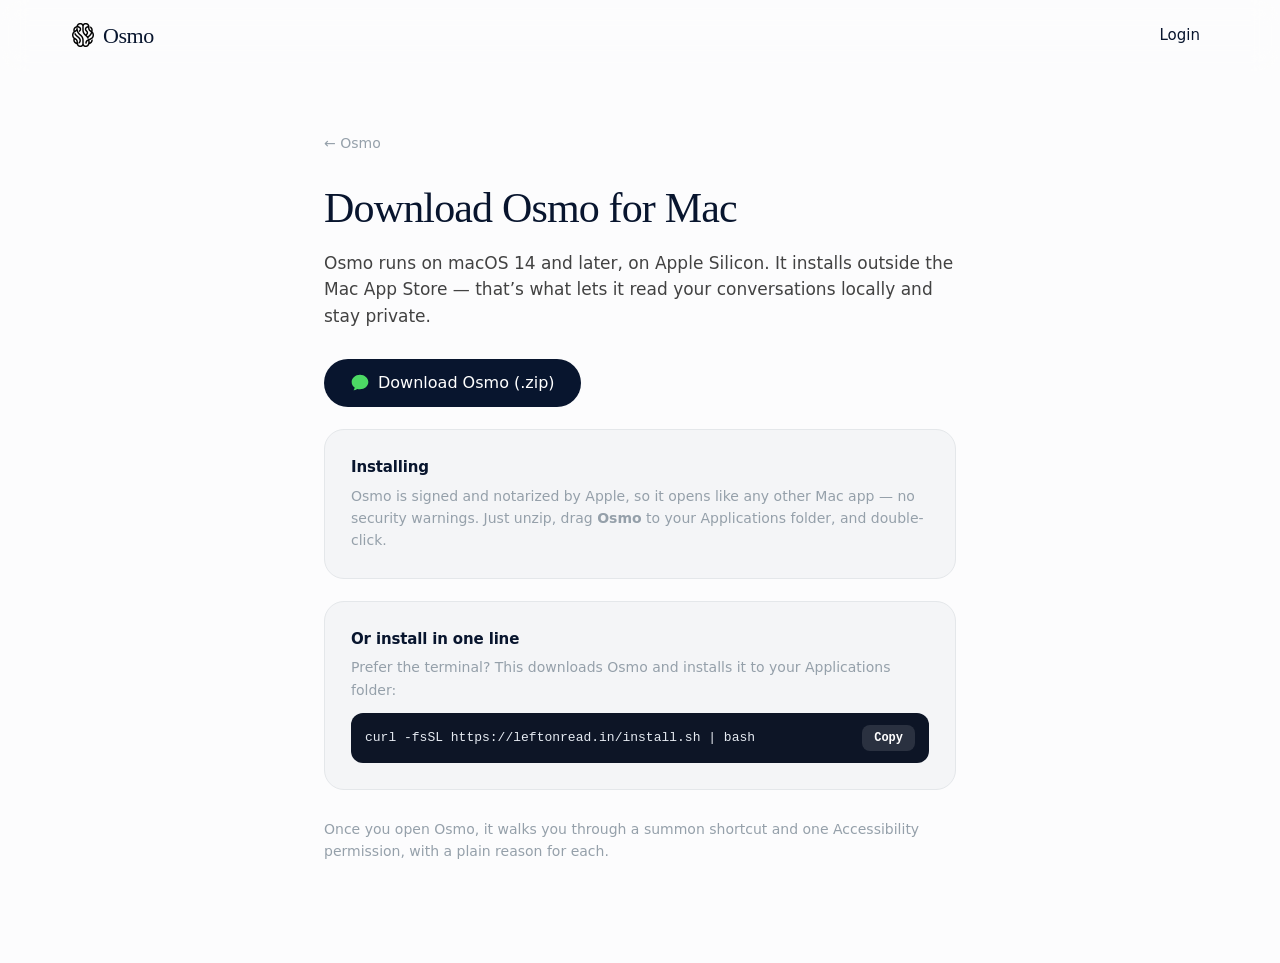
<file: download.html>
<!doctype html>
<html lang="en">
<head>
  <meta charset="utf-8" />
  <meta name="viewport" content="width=device-width, initial-scale=1" />
  <title>Download Osmo for Mac</title>
  <link rel="icon" href="/favicon.ico" sizes="any" />
  <link rel="icon" type="image/png" href="assets/favicon.png" />
  <link rel="apple-touch-icon" href="assets/favicon.png" />
  <link rel="stylesheet" href="styles.css" />
  <style>
    .dl-wrap { max-width: 680px; margin: 0 auto; padding: 60px 24px 100px; }
    .dl-title { font-family: var(--font-serif); font-weight: 500; font-size: 42px; letter-spacing: -0.02em; color: var(--ink); margin: 22px 0 10px; }
    .dl-sub { font-size: 17px; color: var(--content-text); line-height: 1.55; margin: 0 0 30px; }
    .dl-card { background: var(--surface-2); border: 1px solid var(--content-divider); border-radius: 20px; padding: 26px; margin-top: 22px; }
    .dl-card h3 { font-size: 15px; font-weight: 600; color: var(--ink); margin: 0 0 6px; letter-spacing: -0.01em; }
    .dl-note { font-size: 14px; color: var(--muted-foreground); line-height: 1.6; margin: 0; }
    .dl-steps { margin: 14px 0 0; padding: 0; list-style: none; counter-reset: s; }
    .dl-steps li { position: relative; padding: 8px 0 8px 40px; font-size: 15px; color: #2c3646; line-height: 1.5; border-top: 1px solid var(--content-divider); counter-increment: s; }
    .dl-steps li:first-child { border-top: none; }
    .dl-steps li::before { content: counter(s); position: absolute; left: 0; top: 8px; width: 26px; height: 26px; border-radius: 999px; background: var(--ink); color: #fff; font-size: 13px; font-weight: 600; display: grid; place-items: center; }
    .dl-code { display: flex; align-items: center; gap: 10px; background: #0d1526; color: #e6ebf2; border-radius: 12px; padding: 12px 14px; margin-top: 12px; font-family: ui-monospace, SFMono-Regular, Menlo, monospace; font-size: 13px; overflow-x: auto; }
    .dl-code code { white-space: nowrap; }
    .dl-copy { margin-left: auto; flex: none; background: rgba(255,255,255,.12); color: #fff; border: none; border-radius: 8px; padding: 6px 12px; font-size: 12px; font-weight: 600; cursor: pointer; }
    .dl-copy:hover { background: rgba(255,255,255,.2); }
    .btn--big { font-size: 16px; padding: 14px 26px; }
  </style>
</head>
<body>
  <header class="site-header">
    <div class="wrap header-inner">
      <a class="brand" href="/" aria-label="Osmo home">
        <img class="brand-mark" src="assets/logo-brain.png" alt="" />
        <span>Osmo</span>
      </a>
      <div class="header-cta">
        <a class="btn btn--ghost" href="https://app.leftonread.in/login">Login</a>
      </div>
    </div>
  </header>

  <main class="dl-wrap">
    <a href="/" style="color:var(--muted-foreground);text-decoration:none;font-size:14px">← Osmo</a>
    <h1 class="dl-title">Download Osmo for Mac</h1>
    <p class="dl-sub">Osmo runs on macOS 14 and later, on Apple&nbsp;Silicon. It installs outside the Mac App Store — that&rsquo;s what lets it read your conversations locally and stay private.</p>

    <a class="btn btn--dark btn--big" href="https://github.com/princecharming001/leftonread/releases/download/v0.3.2/Osmo-0.3.2.zip">
      <svg class="imsg-ico" viewBox="0 0 24 24" fill="#4cd964" aria-hidden="true"><path d="M12 2C6.5 2 2 5.9 2 10.7c0 2.7 1.4 5.1 3.6 6.7-.1 1.2-.6 2.4-1.4 3.4 1.6-.2 3.1-.8 4.4-1.7 1.1.3 2.2.5 3.4.5 5.5 0 10-3.9 10-8.7S17.5 2 12 2Z"/></svg>
      Download Osmo (.zip)
    </a>

    <div class="dl-card">
      <h3>Installing</h3>
      <p class="dl-note">Osmo is signed and notarized by Apple, so it opens like any other Mac app — no security warnings. Just unzip, drag <b>Osmo</b> to your Applications folder, and double-click.</p>
    </div>

    <div class="dl-card">
      <h3>Or install in one line</h3>
      <p class="dl-note">Prefer the terminal? This downloads Osmo and installs it to your Applications folder:</p>
      <div class="dl-code">
        <code id="cmd">curl -fsSL https://leftonread.in/install.sh | bash</code>
        <button class="dl-copy" onclick="navigator.clipboard.writeText(document.getElementById('cmd').textContent).then(()=>{this.textContent='Copied';setTimeout(()=>this.textContent='Copy',1500)})">Copy</button>
      </div>
    </div>

    <p class="dl-note" style="margin-top:28px">Once you open Osmo, it walks you through a summon shortcut and one Accessibility permission, with a plain reason for each.</p>
  </main>
</body>
</html>
</file>
<file: styles.css>
/* ============================================================
   Orchid — visual clone
   Design tokens extracted from orchid.ai (computed styles)
   ============================================================ */

/* ---------- Fonts (served from orchid.ai) ---------- */
@font-face {
  font-family: "Louize";
  src: url("https://orchid.ai/_next/static/media/LouizeTrial_Regular-s.p.0a-9uy4cyb-yd.otf") format("opentype");
  font-weight: 400; font-style: normal; font-display: swap;
}
@font-face {
  font-family: "Louize";
  src: url("https://orchid.ai/_next/static/media/LouizeTrial_Italic-s.p.06_9tgfmj4v0g.otf") format("opentype");
  font-weight: 400; font-style: italic; font-display: swap;
}
@font-face {
  font-family: "Louize";
  src: url("https://orchid.ai/_next/static/media/LouizeTrial_Medium-s.p.03xvts30_xtjo.otf") format("opentype");
  font-weight: 500; font-style: normal; font-display: swap;
}
@font-face {
  font-family: "Louize";
  src: url("https://orchid.ai/_next/static/media/LouizeTrial_MediumItalic-s.p.0l-4mlb6a6qjx.otf") format("opentype");
  font-weight: 500; font-style: italic; font-display: swap;
}
@font-face {
  font-family: "Lausanne";
  src: url("https://orchid.ai/_next/static/media/TWKLausanne_400-s.p.0je.tfsjvtz9u.woff2") format("woff2");
  font-weight: 400; font-style: normal; font-display: swap;
}
@font-face {
  font-family: "Lausanne";
  src: url("https://orchid.ai/_next/static/media/TWKLausanne_500-s.p.0gjsulcx34iya.woff2") format("woff2");
  font-weight: 500; font-style: normal; font-display: swap;
}

/* ---------- Design tokens ---------- */
:root {
  --paper: #fcfcfd;
  --background: #fcfcfd;
  --ink: #08152e;
  --foreground: #08152e;
  --muted-foreground: #95a0aa;
  --content-text: #424242;
  --content-text-muted: #848484;
  --content-divider: #e4e7ea;
  --card: #f5f6f8;
  --surface-2: #f4f5f7;
  --chip-bg: #ebeef2;
  --glass-border: #08152e1a;
  --white: #fff;
  --imessage-blue: #0a7cff;
  --imessage-gray: #e9e9eb;

  --font-serif: "Louize", Georgia, "Times New Roman", serif;
  --font-sans: "Lausanne", system-ui, -apple-system, "Segoe UI", sans-serif;

  --radius-lg: 0.5rem;
  --radius-xl: 0.75rem;
  --radius-2xl: 1rem;
  --radius-3xl: 1.5rem;

  --maxw: 1200px;
  --ease-out: cubic-bezier(0, 0, 0.2, 1);
}

/* ---------- Reset ---------- */
*, *::before, *::after { box-sizing: border-box; margin: 0; padding: 0; }
html { scroll-behavior: smooth; -webkit-font-smoothing: antialiased; text-rendering: optimizeLegibility; }
body {
  font-family: var(--font-sans);
  background: var(--background);
  color: var(--ink);
  font-size: 16px;
  line-height: 1.5;
  overflow-x: hidden;
}
a { color: inherit; text-decoration: none; }
img { max-width: 100%; display: block; }
button { font-family: inherit; cursor: pointer; border: none; background: none; }

.wrap { width: 100%; max-width: var(--maxw); margin: 0 auto; padding: 0 32px; }

/* ---------- Buttons ---------- */
.btn {
  display: inline-flex; align-items: center; gap: 8px;
  font-size: 15px; font-weight: 500; line-height: 1;
  padding: 12px 20px; border-radius: 999px;
  transition: transform 0.15s var(--ease-out), opacity 0.15s var(--ease-out), background 0.15s;
}
.btn:hover { transform: translateY(-1px); }
.btn--dark { background: var(--ink); color: var(--white); }
.btn--dark:hover { opacity: 0.9; }
.btn--white { background: var(--white); color: var(--ink); box-shadow: 0 6px 24px rgba(0,0,0,0.18); }
.btn--ghost { color: var(--ink); padding: 10px 8px; }
.btn .imsg-ico { width: 20px; height: 20px; border-radius: 6px; }

/* ============================================================
   HEADER
   ============================================================ */
.site-header {
  position: sticky; top: 0; z-index: 50;
  background: rgba(252,252,253,0.72);
  backdrop-filter: blur(12px);
  -webkit-backdrop-filter: blur(12px);
  border-bottom: 1px solid transparent;
}
.header-inner { display: flex; align-items: center; justify-content: space-between; height: 70px; }
.brand { display: inline-flex; align-items: center; gap: 9px; font-family: var(--font-serif); font-weight: 500; font-size: 22px; letter-spacing: -0.02em; }
.brand svg { width: 22px; height: 22px; }
.brand-mark { width: 22px; height: auto; display: block; }
.main-nav { display: flex; gap: 30px; margin-left: -40px; }
.main-nav a { font-size: 15px; color: var(--ink); opacity: 0.85; transition: opacity 0.15s; }
.main-nav a:hover { opacity: 1; }
.header-cta { display: flex; align-items: center; gap: 6px; }

/* ============================================================
   HERO
   ============================================================ */
.hero { position: relative; }
.hero-grid {
  display: grid; grid-template-columns: 1fr 1fr; align-items: center; gap: 40px;
  min-height: calc(100vh - 70px); padding: 40px 0 80px;
}
.badge {
  display: inline-flex; align-items: center; gap: 8px;
  background: var(--chip-bg); border-radius: 999px; padding: 5px 12px 5px 6px;
  font-size: 13px; color: var(--ink); margin-bottom: 28px;
  transition: background 0.15s;
}
.badge:hover { background: #e2e6eb; }
.badge .tag { background: var(--ink); color: var(--white); border-radius: 999px; padding: 2px 8px; font-size: 12px; font-weight: 500; }
h1.hero-title {
  font-family: var(--font-serif); font-weight: 500;
  font-size: 64px; line-height: 1.05; letter-spacing: -0.04em; color: var(--ink);
  margin-bottom: 24px;
}
h1.hero-title .rotator { font-style: italic; color: var(--ink); }
.rotator-wrap { display: inline-block; position: relative; }
.hero-sub {
  font-size: 18px; color: var(--content-text); max-width: 30em; line-height: 1.55; margin-bottom: 32px;
}

/* iPhone mockup */
.phone-stage { display: flex; justify-content: center; align-items: center; position: relative; }
.phone {
  position: relative; width: 300px; aspect-ratio: 300 / 620;
  background: #000; border-radius: 52px; padding: 12px;
  box-shadow: 0 40px 90px -30px rgba(8,21,46,0.45), 0 0 0 2px #1a1a1a;
}
.phone-screen {
  width: 100%; height: 100%; background: var(--white); border-radius: 42px; overflow: hidden;
  display: flex; flex-direction: column; position: relative;
}
.notch { position: absolute; top: 10px; left: 50%; transform: translateX(-50%); width: 92px; height: 26px; background: #000; border-radius: 999px; z-index: 5; }
.ios-status { display: flex; justify-content: space-between; align-items: center; padding: 14px 24px 6px; font-size: 14px; font-weight: 600; color: #000; }
.ios-status .icons { display: flex; gap: 6px; }
.chat-header {
  display: flex; flex-direction: column; align-items: center; gap: 4px;
  padding: 6px 12px 12px; border-bottom: 0.5px solid #e5e5e5;
}
.chat-header .avatar { width: 28px; height: 28px; background: transparent; object-fit: contain; box-sizing: border-box; }
.chat-header .name { font-size: 12px; color: #333; }
.chat-body { flex: 1; padding: 14px 12px; display: flex; flex-direction: column; gap: 8px; overflow: hidden; background: var(--white); }
.chat-time { text-align: center; font-size: 11px; color: #8a8a8e; margin: 4px 0; }
.chat-time b { color: #6c6c70; font-weight: 600; }
.bubble { max-width: 78%; padding: 8px 13px; font-size: 13.5px; line-height: 1.35; border-radius: 18px; }
.bubble.sent { align-self: flex-end; background: var(--imessage-blue); color: #fff; border-bottom-right-radius: 5px; }
.bubble.recv { align-self: flex-start; background: var(--imessage-gray); color: #000; border-bottom-left-radius: 5px; }
.bubble img { border-radius: 12px; margin-top: 2px; }
.chat-input { display: flex; align-items: center; gap: 8px; padding: 10px 12px 16px; border-top: 0.5px solid #ececec; }
.chat-input .field { flex: 1; border: 1px solid #e0e0e0; border-radius: 999px; padding: 7px 14px; font-size: 13px; color: #b9b9b9; }

/* decorative sparkles */
.sparkle { position: absolute; opacity: 0.5; }

/* ============================================================
   TESTIMONIAL
   ============================================================ */
.testimonial { padding: 90px 0; text-align: center; }
.testimonial .t-avatar {
  width: 44px; height: 44px; margin: 0 auto 34px;
  background: transparent; object-fit: contain;
}
.testimonial blockquote {
  font-family: var(--font-serif); font-weight: 400;
  font-size: 40px; line-height: 1.22; letter-spacing: -0.02em; color: var(--ink);
  max-width: 16em; margin: 0 auto 26px;
}
.testimonial cite { font-style: normal; font-size: 14px; color: var(--muted-foreground); }
.fade-swap { transition: opacity 0.5s var(--ease-out); }

/* ============================================================
   FEATURE STACK
   ============================================================ */
.features { padding: 40px 0; }
.feature {
  display: grid; grid-template-columns: 1fr 1fr; align-items: center; gap: 72px;
  padding: 70px 0;
}
.feature.reverse .feature-media { order: -1; }
.feature-copy h3 {
  font-family: var(--font-serif); font-weight: 500; font-size: 32px; letter-spacing: -0.02em; color: var(--ink); margin-bottom: 14px;
}
.feature-copy .lead { font-size: 17px; color: var(--content-text); line-height: 1.5; max-width: 30em; margin-bottom: 28px; }
.feature-list { margin-bottom: 30px; }
.feature-list .row {
  display: flex; align-items: center; gap: 14px;
  padding: 15px 2px; border-top: 1px solid var(--content-divider); font-size: 16px; color: #2c3646;
}
.feature-list .row:last-child { border-bottom: 1px solid var(--content-divider); }
.feature-list .row svg { width: 20px; height: 20px; flex: none; color: #6b7683; }

/* media cards */
.media-card {
  position: relative; border-radius: var(--radius-3xl); overflow: hidden;
  aspect-ratio: 4 / 3; background: var(--surface-2);
  box-shadow: 0 30px 60px -30px rgba(8,21,46,0.35);
}
.media-card > img.bg { position: absolute; inset: 0; width: 100%; height: 100%; object-fit: cover; }

/* floating app icons over photo */
.app-ico {
  position: absolute; width: 62px; height: 62px; border-radius: 15px;
  background: #fff; display: grid; place-items: center;
  box-shadow: 0 12px 24px -8px rgba(0,0,0,0.4);
}
.app-ico img { width: 74%; height: 74%; object-fit: contain; }
.app-ico.center { width: 78px; height: 78px; background: #1a120e; }
.app-ico.center img { width: 62%; height: 62%; }

/* habit chips (blue imessage on photo) */
.habit-bubble {
  position: absolute; background: var(--imessage-blue); color: #fff;
  font-size: 13px; line-height: 1.3; padding: 9px 13px; border-radius: 16px; max-width: 190px;
  box-shadow: 0 8px 20px -6px rgba(10,124,255,0.5);
}

/* notification badge icons */
.notif-ico { position: absolute; width: 66px; height: 66px; border-radius: 15px; box-shadow: 0 14px 26px -10px rgba(0,0,0,0.5); }
.notif-ico img { display: block; width: 100%; height: 100%; border-radius: 15px; }
.notif-ico .count {
  position: absolute; top: -7px; right: -7px; min-width: 22px; height: 22px; padding: 0 6px;
  background: #ff3b30; color: #fff; font-size: 12px; font-weight: 600; border-radius: 999px;
  display: grid; place-items: center; border: 2px solid rgba(255,255,255,0.85);
}

/* iOS notification banner */
.notif-banner {
  position: absolute; left: 7%; right: 7%; top: 42%;
  background: rgba(245,245,247,0.72); backdrop-filter: blur(18px); -webkit-backdrop-filter: blur(18px);
  border-radius: 20px; padding: 12px 14px; display: flex; gap: 11px; align-items: flex-start;
  box-shadow: 0 14px 40px -14px rgba(0,0,0,0.4);
}
.notif-banner .n-ico { width: 38px; height: 38px; border-radius: 10px; background: #1a120e; display: grid; place-items: center; flex: none; }
.notif-banner .n-ico img { width: 66%; }
.notif-banner .n-title { font-size: 14px; font-weight: 600; color: #111; }
.notif-banner .n-body { font-size: 13px; color: #333; line-height: 1.32; }
.notif-banner .n-now { position: absolute; top: 12px; right: 14px; font-size: 12px; color: #9a9a9a; }

/* imessage card (second brain) */
.imsg-card { position: absolute; inset: 0; padding: 20px; display: flex; flex-direction: column; gap: 8px; justify-content: center; }
.imsg-card .bubble { max-width: 66%; }
.imsg-card .bubble img { width: 150px; border-radius: 12px; }

/* dotted section separator */
.sep { display: flex; align-items: center; justify-content: center; gap: 7px; padding: 4px 0; }
.sep::before, .sep::after { content: ""; height: 1px; flex: 1; background: var(--content-divider); }
.sep .dots { display: flex; gap: 6px; padding: 0 18px; }
.sep .dots i { width: 7px; height: 7px; border-radius: 999px; background: #b9c0c9; display: block; }
.sep .dots i:nth-child(odd) { border-radius: 0 999px 999px 999px; }

/* ============================================================
   CLOSING CTA
   ============================================================ */
.closing { padding: 40px 0 90px; }
.closing-card {
  position: relative; border-radius: var(--radius-3xl); overflow: hidden;
  min-height: 620px; display: grid; place-items: center; text-align: center;
}
.closing-card .bg { position: absolute; inset: 0; width: 100%; height: 100%; object-fit: cover; }
.closing-card .overlay { position: absolute; inset: 0; background: linear-gradient(180deg, rgba(6,16,38,0.35), rgba(6,16,38,0.55)); }
.closing-inner { position: relative; z-index: 2; }
.closing-inner h2 {
  font-family: var(--font-serif); font-weight: 500; color: #fff;
  font-size: 62px; letter-spacing: -0.03em; margin-bottom: 30px;
}

/* ============================================================
   FOOTER
   ============================================================ */
.site-footer { border-top: 1px solid var(--content-divider); padding: 56px 0 64px; }
.footer-grid { display: grid; grid-template-columns: 1.4fr 1fr 1fr 1fr; gap: 30px; }
.footer-grid .brand { font-size: 24px; align-items: flex-start; }
.footer-col h4 { font-size: 13px; font-weight: 600; color: var(--ink); margin-bottom: 16px; }
.footer-col a { display: block; font-size: 14px; color: var(--muted-foreground); padding: 5px 0; transition: color 0.15s; }
.footer-col a:hover { color: var(--ink); }

/* ============================================================
   SCROLL REVEAL
   ============================================================ */
.reveal { opacity: 0; transform: translateY(28px); transition: opacity 0.7s var(--ease-out), transform 0.7s var(--ease-out); }
.reveal.in { opacity: 1; transform: none; }

/* ============================================================
   RESPONSIVE
   ============================================================ */
@media (max-width: 900px) {
  .wrap { padding: 0 20px; }
  .main-nav { display: none; }
  .hero-grid { grid-template-columns: 1fr; text-align: center; min-height: auto; padding: 24px 0 60px; gap: 48px; }
  .hero-sub { margin-left: auto; margin-right: auto; }
  .badge { margin-left: auto; margin-right: auto; }
  h1.hero-title { font-size: 46px; }
  .feature { grid-template-columns: 1fr; gap: 36px; padding: 48px 0; }
  .feature.reverse .feature-media { order: 0; }
  .feature-media { order: -1; }
  .testimonial blockquote { font-size: 28px; }
  .closing-inner h2 { font-size: 40px; }
  .footer-grid { grid-template-columns: 1fr 1fr; }
}
@media (max-width: 560px) {
  h1.hero-title { font-size: 38px; }
  .closing-inner h2 { font-size: 32px; }
  .footer-grid { grid-template-columns: 1fr; }
}
</file>
